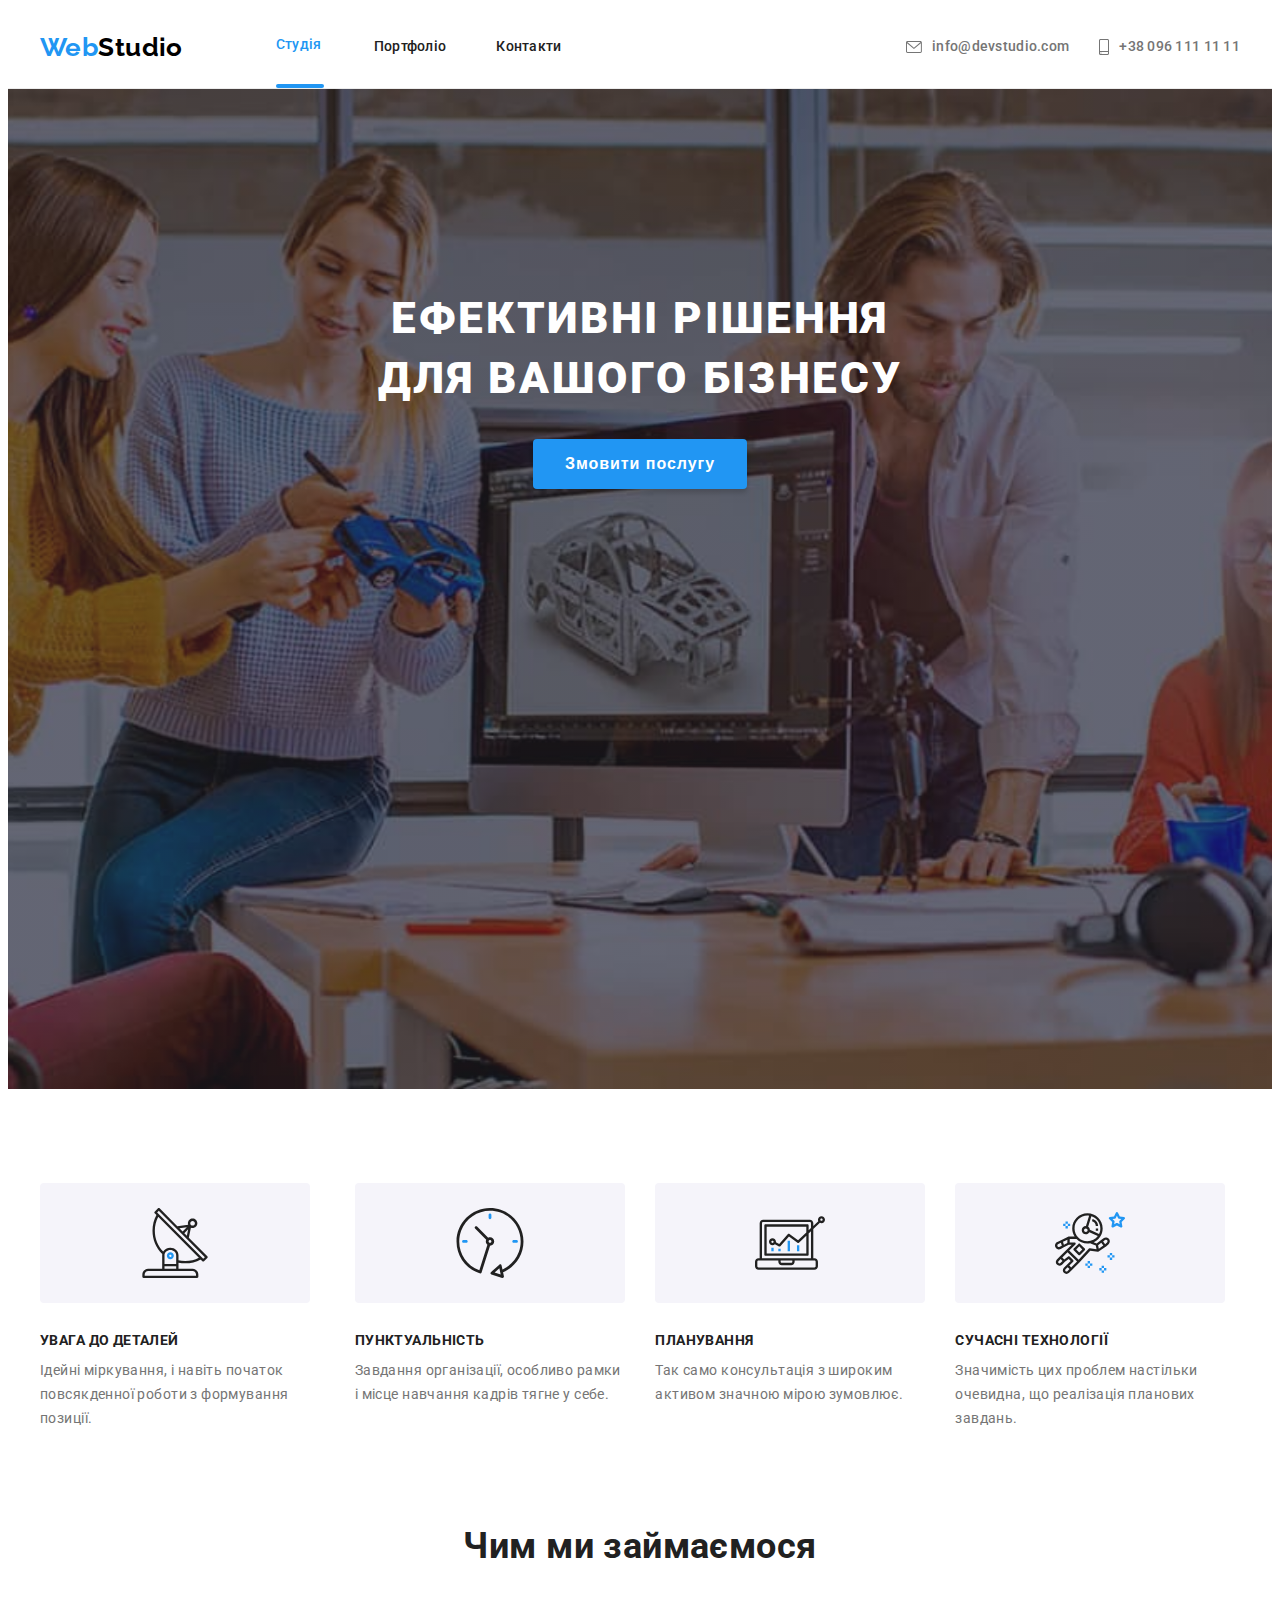
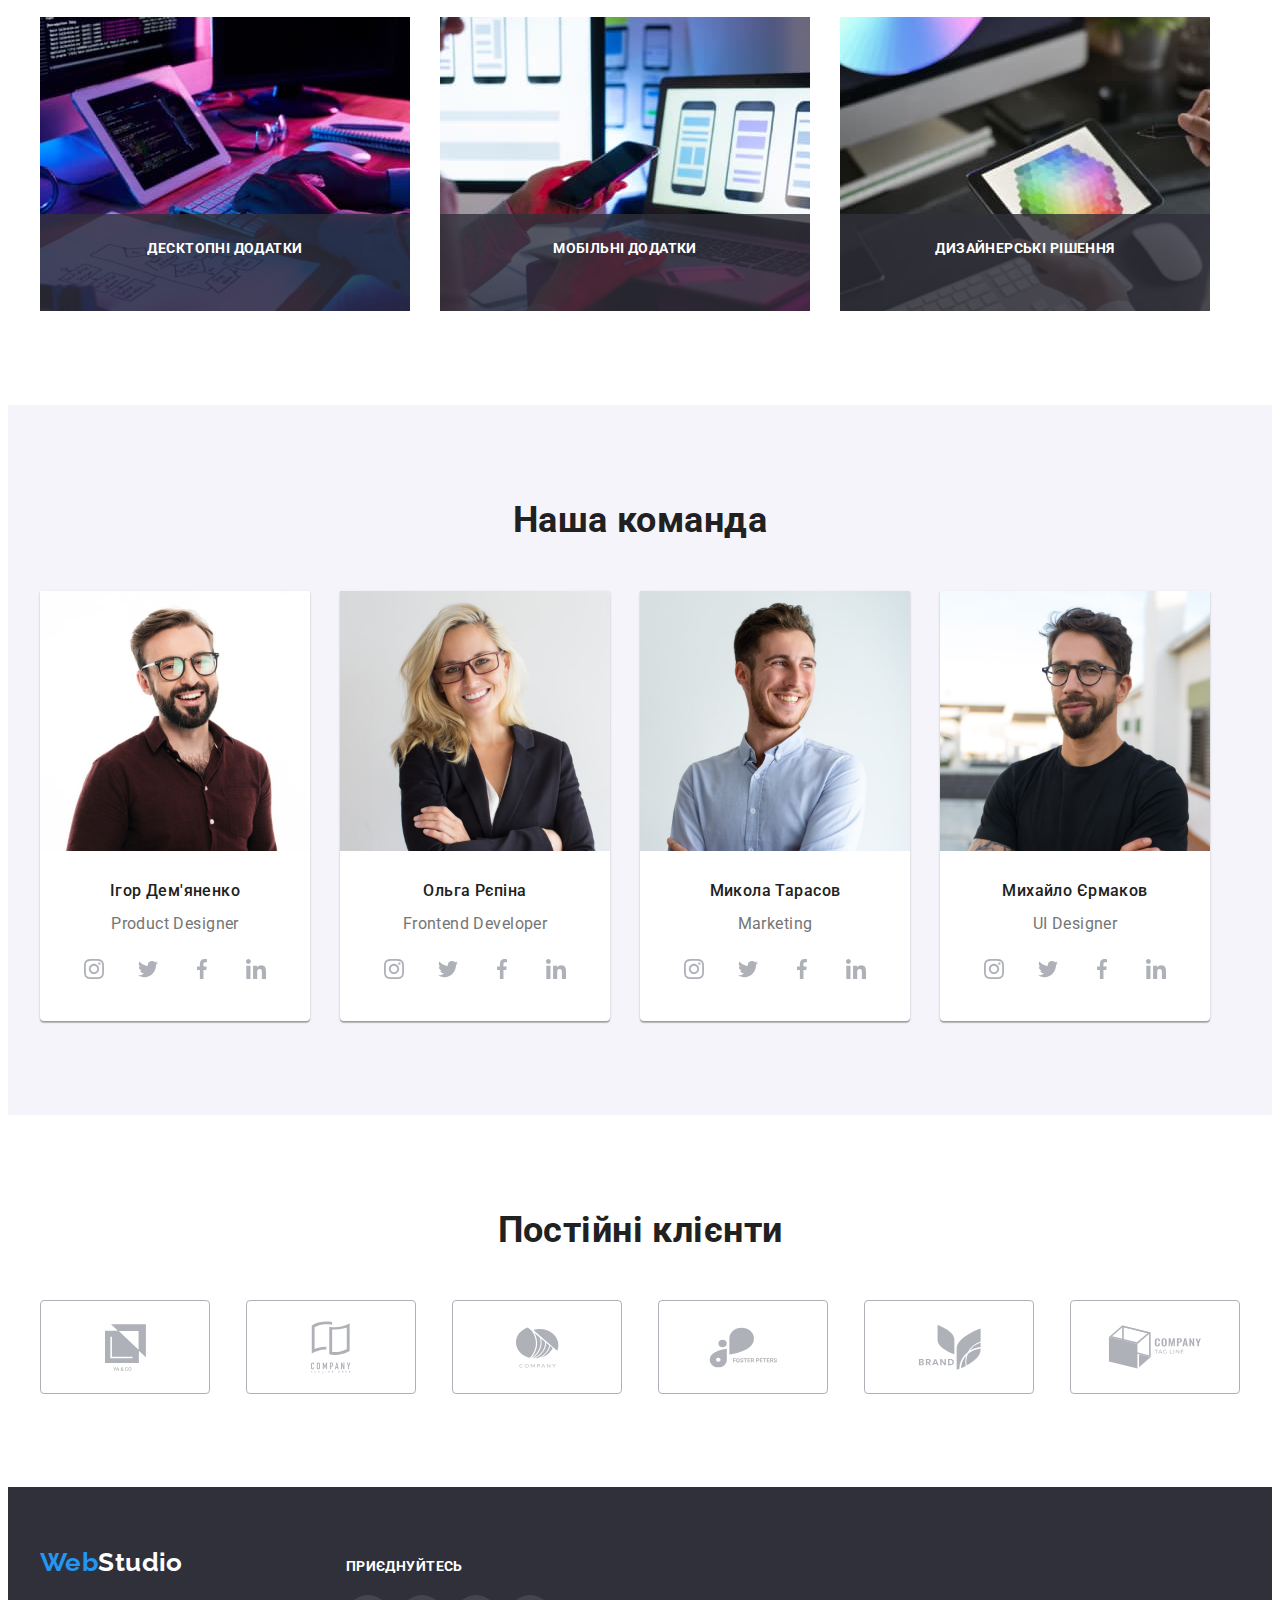
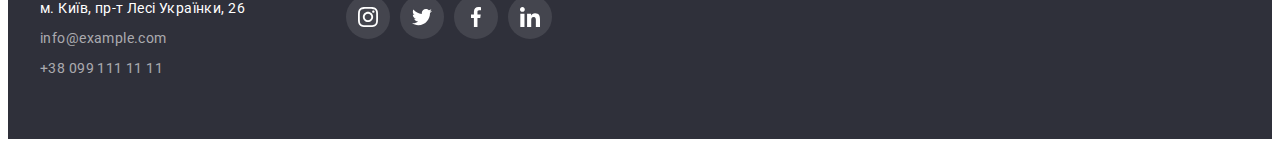
<file: index.html>
<!DOCTYPE html>
<html lang="ru">
  <head>
    <meta charset="UTF-8" />
    <meta http-equiv="X-UA-Compatible" content="IE=edge" />
    <meta name="viewport" content="width=device-width, initial-scale=1.0" />
    <title>Web studio</title>
    <link rel="preconnect" href="https://fonts.gstatic.com" />
    <link
      href="https://fonts.googleapis.com/css2?family=Raleway:wght@700&family=Roboto:wght@400;500;700;900&display=swap"
      rel="stylesheet"
    />
    <link
      rel="stylesheet"
      href="https://cdnjs.cloudflare.com/ajax/libs/modern-normalize/1.1.0/modern-normalize.min.css"
      integrity="sha512-wpPYUAdjBVSE4KJnH1VR1HeZfpl1ub8YT/NKx4PuQ5NmX2tKuGu6U/JRp5y+Y8XG2tV+wKQpNHVUX03MfMFn9Q=="
      crossorigin="anonymous"
      referrerpolicy="no-referrer"
    />
    <link rel="stylesheet" href="./css/styles.css" />
  </head>
  <body>
    <!-- HEADER SITE -->
    <header class="header">
      <div class="container main-nav">
        <nav class="site-nav">
          <a href="./index.html" class="logo"
            ><span class="colorword">Web</span>Studio</a
          >
          <ul class="header-nav-list list">
            <li class="header-list-item">
              <a href="./index.html" class="link header-nav-link current main"
                >Студія</a
              >
            </li>
            <li class="header-list-item">
              <a href="./portfolio.html" class="link header-nav-link"
                >Портфоліо</a
              >
            </li>
            <li class="header-list-item">
              <a href="#" class="link header-nav-link">Контакти</a>
            </li>
          </ul>
        </nav>
        <ul class="list header-nav-contacts">
          <li class="header-list-contacts">
            <a href="mailto:info@devstudio.com" class="link link-contact"
              ><svg class="link-contact-icon">
                <use href="./images/svg/icons.svg#icon-envelope"></use></svg
              >info@devstudio.com
            </a>
          </li>
          <li class="header-list-contacts">
            <a href="tel:+380961111111" class="link link-contact"
              ><svg class="link-contact-icon icon-phone">
                <use href="./images/svg/icons.svg#icon-smartphone"></use>
              </svg>
              +38 096 111 11 11</a
            >
          </li>
        </ul>
      </div>
    </header>
    <main class="main">
      <!-- SECTION HERO -->
      <section class="hero">
        <div class="contanier">
          <h1 class="hero-title">Ефективні рішення<br />для вашого бізнесу</h1>
          <button type="button" class="button-hero" data-modal-open>
            Змовити послугу
          </button>
        </div>
      </section>
      <!-- SECTION OUR ADVANTAGE -->
      <section class="advantage">
        <div class="container">
          <!-- Этого заголовка не будет видно на странице -->
          <h2 class="visually-hidden">Наші переваги</h2>

          <ul class="list advantage-list">
            <li class="advantage-list-item">
              <div class="advantage-box">
                <svg class="advantage-picture">
                  <use href="./images/svg/icons.svg#icon-antenna"></use>
                </svg>
              </div>
              <h3 class="advantage-list-title">УВАГА ДО ДЕТАЛЕЙ</h3>
              <p class="advantage-text">
                Ідейні міркування, і навіть початок повсякденної роботи з
                формування позиції.
              </p>
            </li>
            <li class="advantage-list-item">
              <div class="advantage-box">
                <svg class="advantage-picture">
                  <use href="./images/svg/icons.svg#icon-clock"></use>
                </svg>
              </div>
              <h3 class="advantage-list-title">ПУНКТУАЛЬНІСТЬ</h3>
              <p class="advantage-text">
                Завдання організації, особливо рамки і місце навчання кадрів
                тягне у себе.
              </p>
            </li>
            <li class="advantage-list-item">
              <div class="advantage-box">
                <svg class="advantage-picture">
                  <use href="./images/svg/icons.svg#icon-diagram"></use>
                </svg>
              </div>
              <h3 class="advantage-list-title">ПЛАНУВАННЯ</h3>
              <p class="advantage-text">
                Так само консультація з широким активом значною мірою зумовлює.
              </p>
            </li>
            <li class="advantage-list-item">
              <div class="advantage-box">
                <svg class="advantage-picture">
                  <use href="./images/svg/icons.svg#icon-astronaut"></use>
                </svg>
              </div>
              <h3 class="advantage-list-title">СУЧАСНІ ТЕХНОЛОГІЇ</h3>
              <p class="advantage-text">
                Значимість цих проблем настільки очевидна, що реалізація
                планових завдань.
              </p>
            </li>
          </ul>
        </div>
      </section>
      <!--SECTION OUR WORKS  -->
      <section class="work">
        <div class="container">
          <h2 class="work-title">Чим ми займаємося</h2>
          <ul class="list work-list">
            <li class="work-list-item">
              <div class="work-img-wrapper">
                <img
                  class="work-image"
                  src="./images/job/codding.jpg"
                  alt="Праця програміста на лептопі"
                  width="370"
                  height="294"
                />
                <h3 class="work-image-title">Десктопні додатки</h3>
              </div>
            </li>
            <li class="work-list-item">
              <div class="work-img-wrapper">
                <img
                  class="work-image"
                  src="./images/job/mobyle.jpg"
                  alt="Розобка мобільного дизайну"
                  width="370"
                  height="294"
                />
                <h3 class="work-image-title">Мобільні додатки</h3>
              </div>
            </li>
            <li class="work-list-item">
              <div class="work-img-wrapper">
                <img
                  class="work-image"
                  src="./images/job/rastrjob.jpg"
                  alt="Праця з растровою графікою"
                  width="370"
                  height="294"
                />
                <h3 class="work-image-title">Дизайнерські рішення</h3>
              </div>
            </li>
          </ul>
        </div>
      </section>
      <!-- SECTION OUR TEAM -->
      <section class="team">
        <div class="container">
          <h2 class="title-team">Наша команда</h2>
          <ul class="list team-list">
            <li class="team-list-item">
              <img
                class="team-image"
                src="./images/team/igordemynenko.jpg"
                alt="Фотографія Ігоря Дем'яненко"
                width="270"
                height="260"
              />
              <div class="team-container">
                <h3 class="team-title-name">Ігор Дем'яненко</h3>
                <h4 lang="en" class="team-title-proffesion">
                  Product Designer
                </h4>
                <ul class="list social-list">
                  <li class="social-list_item">
                    <a
                      href="#"
                      class="social-list_item-link social-list_item-link_instagram"
                    >
                      <svg class="social-list-icon">
                        <use href="./images/svg/icons.svg#icon-instagram"></use>
                      </svg>
                    </a>
                  </li>
                  <li class="social-list_item">
                    <a
                      href="#"
                      class="social-list_item-link social-list_item-link_twitter"
                    >
                      <svg class="social-list-icon">
                        <use href="./images/svg/icons.svg#icon-twitter"></use>
                      </svg>
                    </a>
                  </li>
                  <li class="social-list_item">
                    <a
                      href="#"
                      class="social-list_item-link social-list_item-link_facebook"
                    >
                      <svg class="social-list-icon">
                        <use href="./images/svg/icons.svg#icon-facebook"></use>
                      </svg>
                    </a>
                  </li>
                  <li class="social-list_item">
                    <a
                      href="#"
                      class="social-list_item-link social-list_item-link_linkedin"
                    >
                      <svg class="social-list-icon">
                        <use href="./images/svg/icons.svg#icon-linkedin"></use>
                      </svg>
                    </a>
                  </li>
                </ul>
              </div>
            </li>
            <li class="team-list-item">
              <img
                class="team-image"
                src="./images/team/olga.jpg"
                alt="Фотографія Ольги Рєпіної"
                width="270"
                height="260"
              />
              <div class="team-container">
                <h3 class="team-title-name">Ольга Рєпіна</h3>
                <h4 lang="en" class="team-title-proffesion">
                  Frontend Developer
                </h4>
                <ul class="list social-list">
                  <li class="social-list_item">
                    <a
                      href="#"
                      class="social-list_item-link social-list_item-link_instagram"
                    >
                      <svg class="social-list-icon">
                        <use href="./images/svg/icons.svg#icon-instagram"></use>
                      </svg>
                    </a>
                  </li>
                  <li class="social-list_item">
                    <a
                      href="#"
                      class="social-list_item-link social-list_item-link_twitter"
                    >
                      <svg class="social-list-icon">
                        <use href="./images/svg/icons.svg#icon-twitter"></use>
                      </svg>
                    </a>
                  </li>
                  <li class="social-list_item">
                    <a
                      href="#"
                      class="social-list_item-link social-list_item-link_facebook"
                    >
                      <svg class="social-list-icon">
                        <use href="./images/svg/icons.svg#icon-facebook"></use>
                      </svg>
                    </a>
                  </li>
                  <li class="social-list_item">
                    <a
                      href="#"
                      class="social-list_item-link social-list_item-link_linkedin"
                    >
                      <svg class="social-list-icon">
                        <use href="./images/svg/icons.svg#icon-linkedin"></use>
                      </svg>
                    </a>
                  </li>
                </ul>
              </div>
            </li>
            <li class="team-list-item">
              <img
                class="team-image"
                src="./images/team/nikolay.jpg"
                alt="Фотографія Миколи Тарасова"
                width="270"
                height="260"
              />
              <div class="team-container">
                <h3 class="team-title-name">Микола Тарасов</h3>
                <h4 lang="en" class="team-title-proffesion">Marketing</h4>
                <ul class="list social-list">
                  <li class="social-list_item">
                    <a
                      href="#"
                      class="social-list_item-link social-list_item-link_instagram"
                    >
                      <svg class="social-list-icon">
                        <use href="./images/svg/icons.svg#icon-instagram"></use>
                      </svg>
                    </a>
                  </li>
                  <li class="social-list_item">
                    <a
                      href="#"
                      class="social-list_item-link social-list_item-link_twitter"
                    >
                      <svg class="social-list-icon">
                        <use href="./images/svg/icons.svg#icon-twitter"></use>
                      </svg>
                    </a>
                  </li>
                  <li class="social-list_item">
                    <a
                      href="#"
                      class="social-list_item-link social-list_item-link_facebook"
                    >
                      <svg class="social-list-icon">
                        <use href="./images/svg/icons.svg#icon-facebook"></use>
                      </svg>
                    </a>
                  </li>
                  <li class="social-list_item">
                    <a
                      href="#"
                      class="social-list_item-link social-list_item-link_linkedin"
                    >
                      <svg class="social-list-icon">
                        <use href="./images/svg/icons.svg#icon-linkedin"></use>
                      </svg>
                    </a>
                  </li>
                </ul>
              </div>
            </li>
            <li class="team-list-item">
              <img
                class="team-image"
                src="./images/team/ermakov.jpg"
                alt="Фотографія Михайла Єрмакова"
                width="270"
                height="260"
              />
              <div class="team-container">
                <h3 class="team-title-name">Михайло Єрмаков</h3>
                <h4 lang="en" class="team-title-proffesion">UI Designer</h4>
                <ul class="list social-list">
                  <li class="social-list_item">
                    <a
                      href="#"
                      class="social-list_item-link social-list_item-link_instagram"
                    >
                      <svg class="social-list-icon">
                        <use href="./images/svg/icons.svg#icon-instagram"></use>
                      </svg>
                    </a>
                  </li>
                  <li class="social-list_item">
                    <a
                      href="#"
                      class="social-list_item-link social-list_item-link_twitter"
                    >
                      <svg class="social-list-icon">
                        <use href="./images/svg/icons.svg#icon-twitter"></use>
                      </svg>
                    </a>
                  </li>
                  <li class="social-list_item">
                    <a
                      href="#"
                      class="social-list_item-link social-list_item-link_facebook"
                    >
                      <svg class="social-list-icon">
                        <use href="./images/svg/icons.svg#icon-facebook"></use>
                      </svg>
                    </a>
                  </li>
                  <li class="social-list_item">
                    <a
                      href="#"
                      class="social-list_item-link social-list_item-link_linkedin"
                    >
                      <svg class="social-list-icon">
                        <use href="./images/svg/icons.svg#icon-linkedin"></use>
                      </svg>
                    </a>
                  </li>
                </ul>
              </div>
            </li>
          </ul>
        </div>
      </section>
      <section class="clients">
        <div class="container">
          <h2 class="title-clients">Постійні клієнти</h2>
          <ul class="list clients-list">
            <li class="clients-list-item">
              <a href="#" class="clients-box-link link">
                <svg class="clients-picture" width="41" height="47">
                  <use href="./images/svg/icons.svg#icon-groupya"></use>
                </svg>
              </a>
            </li>
            <li class="clients-list-item">
              <a href="#" class="clients-box-link link">
                <svg class="clients-picture" width="40" height="52">
                  <use href="./images/svg/icons.svg#icon-grouptagline"></use>
                </svg>
              </a>
            </li>
            <li class="clients-list-item">
              <a href="#" class="clients-box-link link">
                <svg class="clients-picture" width="44" height="41">
                  <use href="./images/svg/icons.svg#icon-groupcompany"></use>
                </svg>
              </a>
            </li>
            <li class="clients-list-item">
              <a href="#" class="clients-box-link link">
                <svg class="clients-picture" width="85" height="41">
                  <use href="./images/svg/icons.svg#icon-groupforster"></use>
                </svg>
              </a>
            </li>
            <li class="clients-list-item">
              <a href="#" class="clients-box-link link">
                <svg class="clients-picture" width="63" height="45">
                  <use href="./images/svg/icons.svg#icon-groupbrand"></use>
                </svg>
              </a>
            </li>
            <li class="clients-list-item">
              <a href="#" class="clients-box-link link">
                <svg class="clients-picture" width="94" height="44">
                  <use href="./images/svg/icons.svg#icon-grouplast"></use>
                </svg>
              </a>
            </li>
          </ul>
        </div>
      </section>
    </main>
    <!-- FOOTER SITE -->
    <footer class="footer">
      <div class="container">
        <div class="footer-main">
          <div class="footer-one">
            <a href="./index.html" class="logo footer-logo-link"
              ><span class="colorword">Web</span>Studio</a
            >
            <address class="address">
              <a
                href="https://goo.gl/maps/ewhGJowBUqxuKJnX8"
                target="_blank"
                rel="noopener noreferrer"
                class="link footer-link"
              >
                м. Київ, пр-т Лесі Українки, 26
              </a>

              <ul class="list footer-list">
                <li class="footer-list-item">
                  <a href="mailto:info@example.com" class="link footer-link"
                    >info@example.com</a
                  >
                </li>
                <li class="footer-list-item">
                  <a href="tel:+380991111111" class="link footer-link"
                    >+38 099 111 11 11</a
                  >
                </li>
              </ul>
            </address>
          </div>
          <div class="footer-second">
            <strong class="footer-strong">приєднуйтесь</strong>
            <ul class="list footer-social-list">
              <li class="footer-social-list_item">
                <a
                  href="#"
                  class="footer-social-list_item-link social-list_item-link_instagram"
                >
                  <svg class="social-list-icon-footer">
                    <use href="./images/svg/icons.svg#icon-instagram"></use>
                  </svg>
                </a>
              </li>
              <li class="footer-social-list_item">
                <a
                  href="#"
                  class="footer-social-list_item-link social-list_item-link_twitter"
                >
                  <svg class="social-list-icon-footer">
                    <use href="./images/svg/icons.svg#icon-twitter"></use>
                  </svg>
                </a>
              </li>
              <li class="footer-social-list_item">
                <a
                  href="#"
                  class="footer-social-list_item-link social-list_item-link_facebook"
                >
                  <svg class="social-list-icon-footer">
                    <use href="./images/svg/icons.svg#icon-facebook"></use>
                  </svg>
                </a>
              </li>
              <li class="footer-social-list_item">
                <a
                  href="#"
                  class="footer-social-list_item-link social-list_item-link_linkedin"
                >
                  <svg class="social-list-icon-footer">
                    <use href="./images/svg/icons.svg#icon-linkedin"></use>
                  </svg>
                </a>
              </li>
            </ul>
          </div>
        </div>
      </div>
    </footer>
    <!-- Modal window -->
    <div class="backdrop is-hidden" data-modal>
      <div class="modal">
        <button class="btn-modal-close" type="button" data-modal-close>
          <svg class="btn-modal-close-img" width="11" height="11">
            <use href="./images/svg/icons.svg#icon-close"></use>
          </svg>
        </button>
      </div>
    </div>
    <script src="./js/modal.js"></script>
  </body>
</html>
</file>
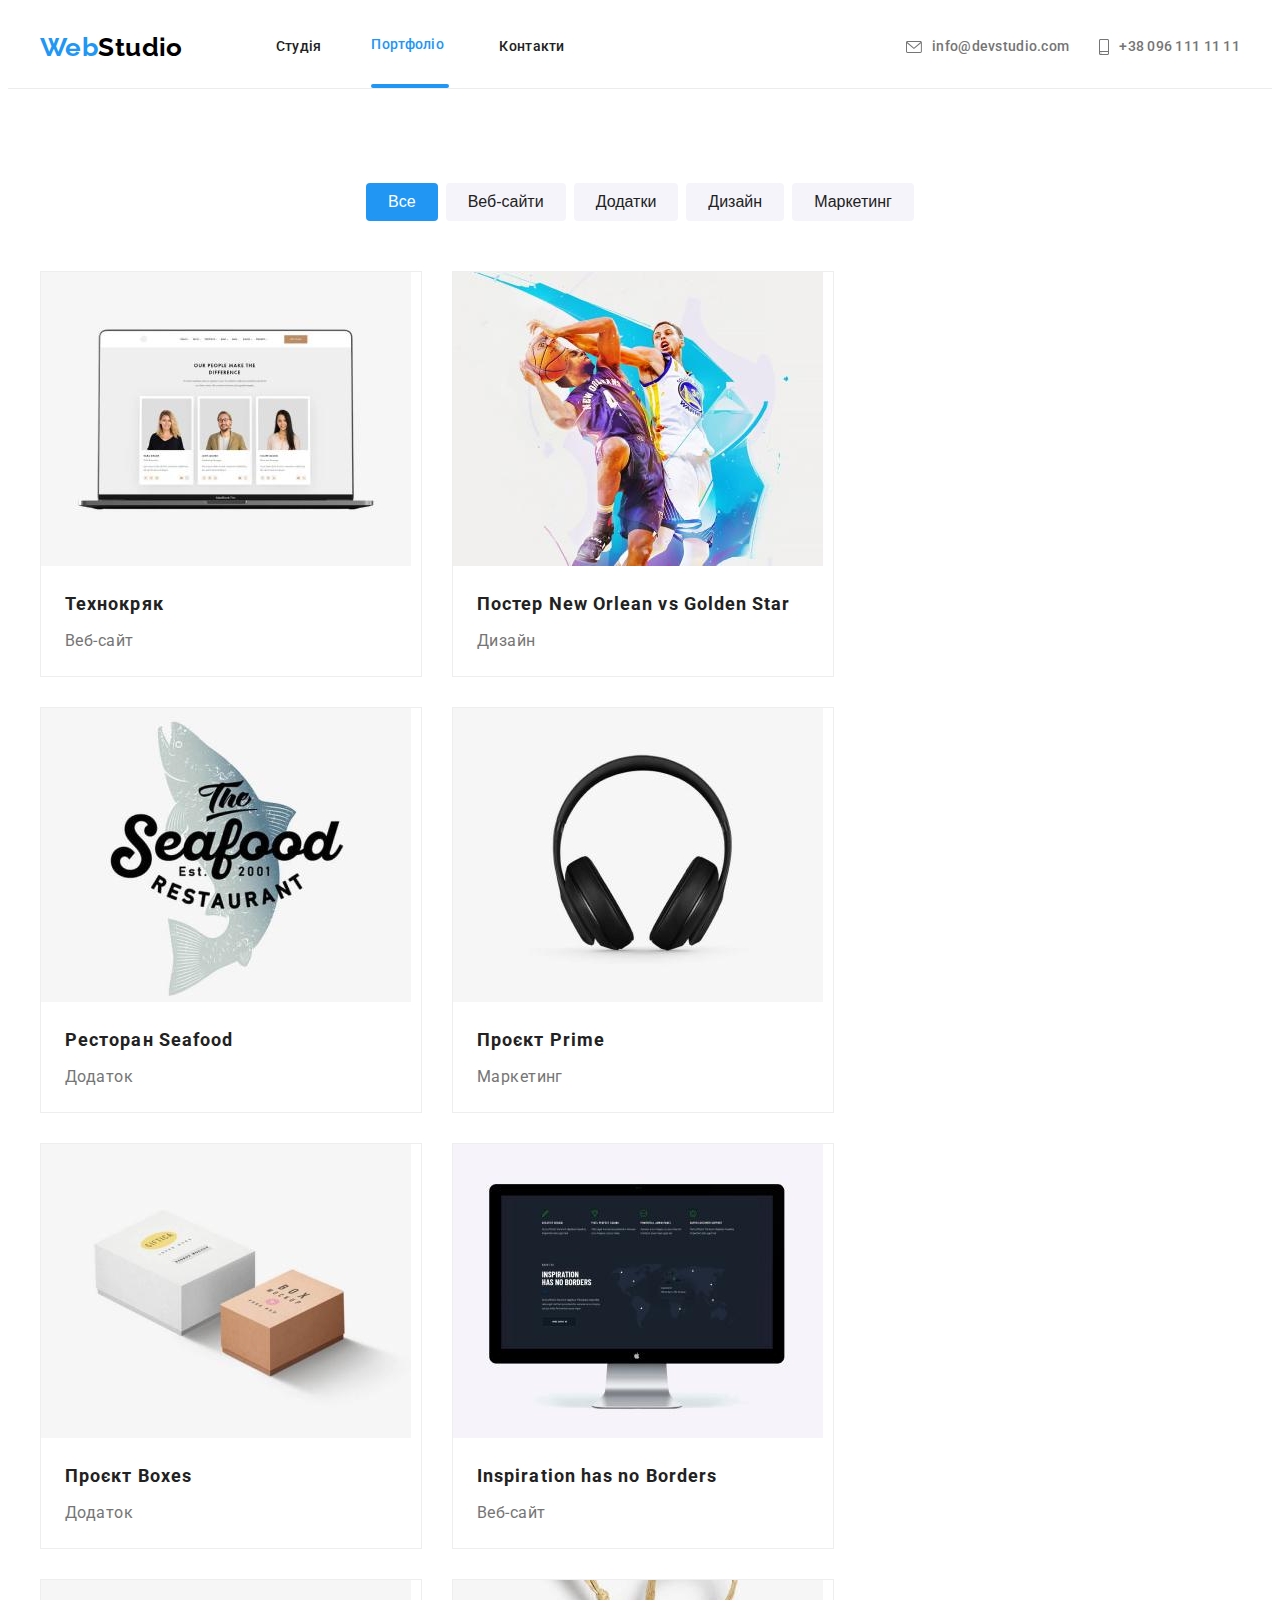
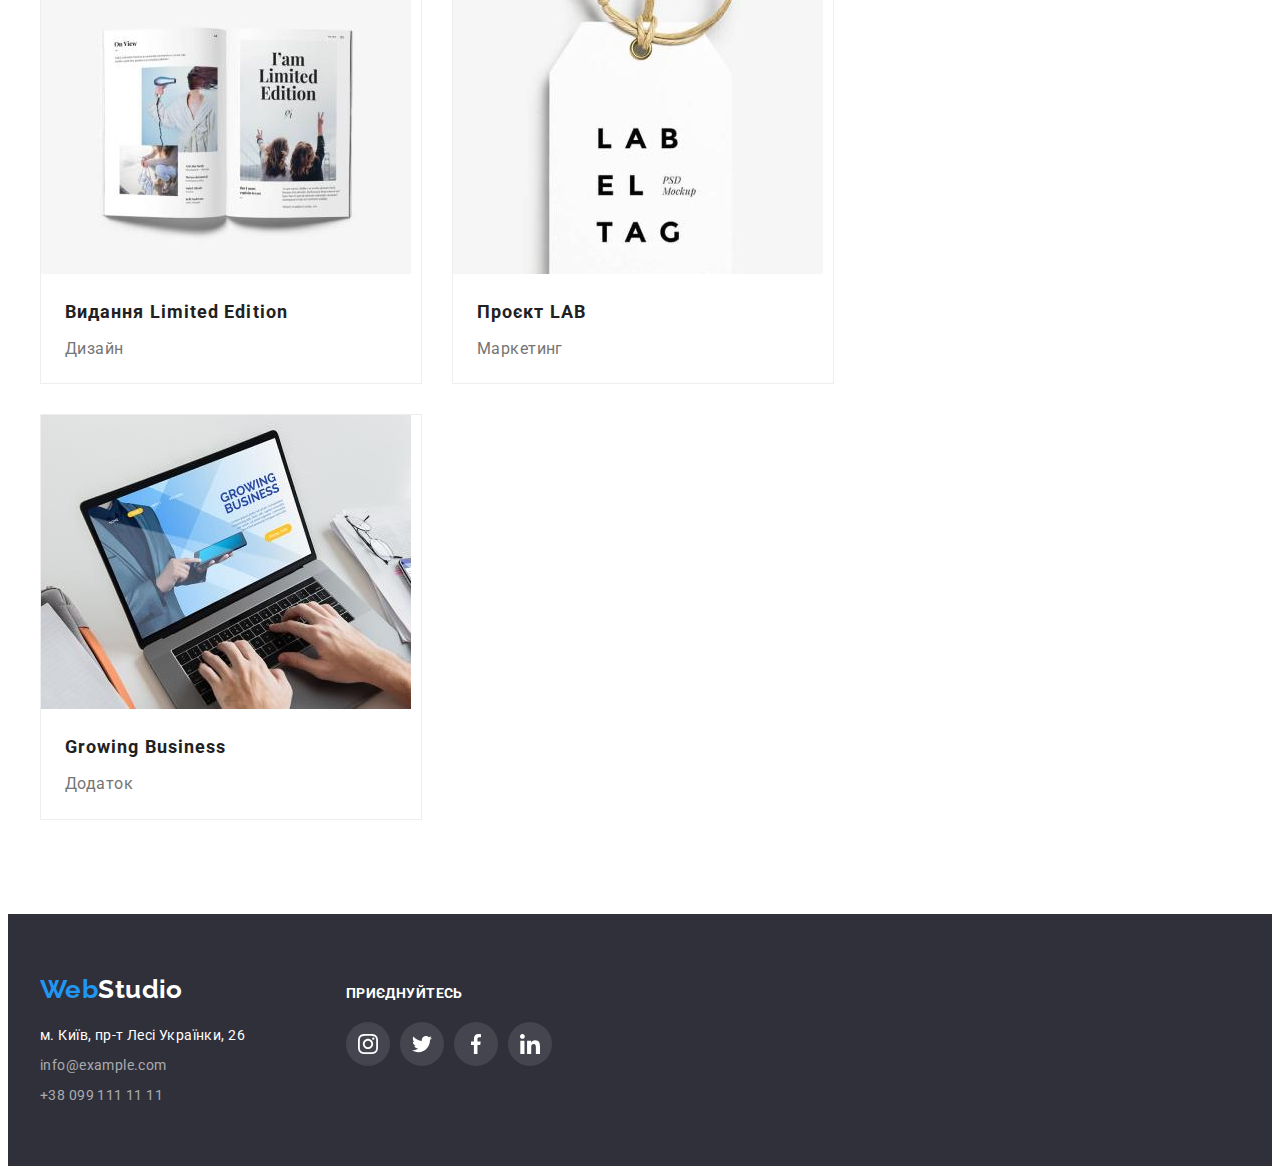
<file: portfolio.html>
<!DOCTYPE html>
<html lang="ua">
  <head>
    <meta charset="UTF-8" />
    <meta http-equiv="X-UA-Compatible" content="IE=edge" />
    <meta name="viewport" content="width=device-width, initial-scale=1.0" />
    <title>Web studio</title>
    <link rel="preconnect" href="https://fonts.gstatic.com" />
    <link
      href="https://fonts.googleapis.com/css2?family=Raleway:wght@700&family=Roboto:wght@400;500;700;900&display=swap"
      rel="stylesheet"
    />
    <link
      rel="stylesheet"
      href="https://cdnjs.cloudflare.com/ajax/libs/modern-normalize/1.1.0/modern-normalize.min.css"
      integrity="sha512-wpPYUAdjBVSE4KJnH1VR1HeZfpl1ub8YT/NKx4PuQ5NmX2tKuGu6U/JRp5y+Y8XG2tV+wKQpNHVUX03MfMFn9Q=="
      crossorigin="anonymous"
      referrerpolicy="no-referrer"
    />
    <link rel="stylesheet" href="./css/styles.css" />
  </head>
  <body>
    <!-- HEADER SITE -->
    <header class="header">
      <div class="container main-nav">
        <nav class="site-nav">
          <a href="./index.html" class="logo"
            ><span class="colorword">Web</span>Studio</a
          >
          <ul class="header-nav-list list">
            <li class="header-list-item">
              <a href="./index.html" class="link header-nav-link">Студія</a>
            </li>
            <li class="header-list-item">
              <a
                href="./portfolio.html"
                class="link header-nav-link current port"
                >Портфоліо</a
              >
            </li>
            <li class="header-list-item">
              <a href="#" class="link header-nav-link">Контакти</a>
            </li>
          </ul>
        </nav>
        <ul class="list header-nav-contacts">
          <li class="header-list-contacts">
            <a href="mailto:info@devstudio.com" class="link link-contact"
              ><svg class="link-contact-icon">
                <use href="./images/svg/icons.svg#icon-envelope"></use></svg
              >info@devstudio.com
            </a>
          </li>
          <li class="header-list-contacts">
            <a href="tel:+380961111111" class="link link-contact"
              ><svg class="link-contact-icon icon-phone">
                <use href="./images/svg/icons.svg#icon-smartphone"></use>
              </svg>
              +38 096 111 11 11</a
            >
          </li>
        </ul>
      </div>
    </header>
    <main class="portfolio-main">
      <!-- SECTION PORTFOLIO -->
      <section class="portfolio">
        <div class="container">
          <!-- Hidden heading -->
          <h1 class="visually-hidden">Портфоліо</h1>
          <ul class="list portfolio-list-button">
            <li class="portfolio-list-item">
              <button type="button" class="portfolio-button current">
                Все
              </button>
            </li>
            <li class="portfolio-list-item">
              <button type="button" class="portfolio-button">Веб-сайти</button>
            </li>
            <li class="portfolio-list-item">
              <button type="button" class="portfolio-button">Додатки</button>
            </li>
            <li class="portfolio-list-item">
              <button type="button" class="portfolio-button">Дизайн</button>
            </li>
            <li class="portfolio-list-item">
              <button type="button" class="portfolio-button">Маркетинг</button>
            </li>
          </ul>
          <!-- Hidden heading -->
          <h2 class="visually-hidden">Наши работи</h2>
          <ul class="list portfolio-list">
            <li class="portfolio-list-line">
              <a href="#" class="link portfolio-link"
                ><div class="portfolio-list-img-wrapper">
                  <img
                    class="portfolio-image"
                    src="./images/example/teamkrak.jpg"
                    alt="Команда Технокряка"
                    width="370"
                    height="290"
                  />
                  <p class="overlay">
                    Ресурс пропонує комплексні пропозиції з різним рівнем
                    функціоналу та сервісів. Все це дозволить відвідувачу
                    отримати вичерпні відомості про компанію чи приватну особу.
                  </p>
                </div>
                <div class="portfolio-container">
                  <h3 class="portfolio-title">Технокряк</h3>
                  <p class="portfolio-text">Веб-сайт</p>
                </div>
              </a>
            </li>
            <li class="portfolio-list-line">
              <a href="#" class="link portfolio-link"
                ><div class="portfolio-list-img-wrapper">
                  <img
                    class="portfolio-image"
                    src="./images/example/basketball.jpg"
                    alt="Грают в баскетбол"
                    width="370"
                    height="290"
                  />
                  <p class="overlay">
                    Ресурс пропонує комплексні пропозиції з різним рівнем
                    функціоналу та сервісів. Все це дозволить відвідувачу
                    отримати вичерпні відомості про компанію чи приватну особу.
                  </p>
                </div>
                <div class="portfolio-container">
                  <h3 class="portfolio-title">
                    Постер New Orlean vs Golden Star
                  </h3>
                  <p class="portfolio-text">Дизайн</p>
                </div>
              </a>
            </li>
            <li class="portfolio-list-line">
              <a href="#" class="link portfolio-link"
                ><div class="portfolio-list-img-wrapper">
                  <img
                    class="portfolio-image"
                    src="./images/example/seafood.jpg"
                    alt="Ресторан морепродуктів"
                    width="370"
                    height="290"
                  />
                  <p class="overlay">
                    Ресурс пропонує комплексні пропозиції з різним рівнем
                    функціоналу та сервісів. Все це дозволить відвідувачу
                    отримати вичерпні відомості про компанію чи приватну особу.
                  </p>
                </div>
                <div class="portfolio-container">
                  <h3 class="portfolio-title">Ресторан Seafood</h3>
                  <p class="portfolio-text">Додаток</p>
                </div>
              </a>
            </li>
            <li class="portfolio-list-line">
              <a href="#" class="link portfolio-link"
                ><div class="portfolio-list-img-wrapper">
                  <img
                    class="portfolio-image"
                    src="./images/example/headphone.jpg"
                    alt="Якісні навушники"
                    width="370"
                    height="290"
                  />
                  <p class="overlay">
                    Ресурс пропонує комплексні пропозиції з різним рівнем
                    функціоналу та сервісів. Все це дозволить відвідувачу
                    отримати вичерпні відомості про компанію чи приватну особу.
                  </p>
                </div>
                <div class="portfolio-container">
                  <h3 class="portfolio-title">Проєкт Prime</h3>
                  <p class="portfolio-text">Маркетинг</p>
                </div>
              </a>
            </li>
            <li class="portfolio-list-line">
              <a href="#" class="link portfolio-link"
                ><div class="portfolio-list-img-wrapper">
                  <img
                    class="portfolio-image"
                    src="./images/example/twobox.jpg"
                    alt="Дві червоні коробки"
                    width="370"
                    height="290"
                  />
                  <p class="overlay">
                    Ресурс пропонує комплексні пропозиції з різним рівнем
                    функціоналу та сервісів. Все це дозволить відвідувачу
                    отримати вичерпні відомості про компанію чи приватну особу.
                  </p>
                </div>
                <div class="portfolio-container">
                  <h3 class="portfolio-title">Проєкт Boxes</h3>
                  <p class="portfolio-text">Додаток</p>
                </div>
              </a>
            </li>
            <li class="portfolio-list-line">
              <a href="#" class="link portfolio-link"
                ><div class="portfolio-list-img-wrapper">
                  <img
                    class="portfolio-image"
                    src="./images/example/apple.jpg"
                    alt="Моноблок макбук"
                    width="370"
                    height="290"
                  />
                  <p class="overlay">
                    Ресурс пропонує комплексні пропозиції з різним рівнем
                    функціоналу та сервісів. Все це дозволить відвідувачу
                    отримати вичерпні відомості про компанію чи приватну особу.
                  </p>
                </div>
                <div class="portfolio-container">
                  <h3 lang="en" class="portfolio-title">
                    Inspiration has no Borders
                  </h3>
                  <p class="portfolio-text">Веб-сайт</p>
                </div>
              </a>
            </li>
            <li class="portfolio-list-line">
              <a href="#" class="link portfolio-link"
                ><div class="portfolio-list-img-wrapper">
                  <img
                    class="portfolio-image"
                    src="./images/example/book.jpg"
                    alt="Книга з малюнками"
                    width="370"
                    height="290"
                  />
                  <p class="overlay">
                    Ресурс пропонує комплексні пропозиції з різним рівнем
                    функціоналу та сервісів. Все це дозволить відвідувачу
                    отримати вичерпні відомості про компанію чи приватну особу.
                  </p>
                </div>
                <div class="portfolio-container">
                  <h3 class="portfolio-title">Видання Limited Edition</h3>
                  <p class="portfolio-text">Дизайн</p>
                </div>
              </a>
            </li>
            <li class="portfolio-list-line">
              <a href="#" class="link portfolio-link"
                ><div class="portfolio-list-img-wrapper">
                  <img
                    class="portfolio-image"
                    src="./images/example/label.jpg"
                    alt="Папірова этикетка"
                    width="370"
                    height="290"
                  />
                  <p class="overlay">
                    Ресурс пропонує комплексні пропозиції з різним рівнем
                    функціоналу та сервісів. Все це дозволить відвідувачу
                    отримати вичерпні відомості про компанію чи приватну особу.
                  </p>
                </div>
                <div class="portfolio-container">
                  <h3 class="portfolio-title">Проєкт LAB</h3>
                  <p class="portfolio-text">Маркетинг</p>
                </div>
              </a>
            </li>
            <li class="portfolio-list-line">
              <a href="#" class="link portfolio-link"
                ><div class="portfolio-list-img-wrapper">
                  <img
                    class="portfolio-image"
                    src="./images/example/growing.jpg"
                    alt="Чоловік працює на ноутбуці"
                    width="370"
                    height="290"
                  />
                  <p class="overlay">
                    Ресурс пропонує комплексні пропозиції з різним рівнем
                    функціоналу та сервісів. Все це дозволить відвідувачу
                    отримати вичерпні відомості про компанію чи приватну особу.
                  </p>
                </div>
                <div class="portfolio-container">
                  <h3 lang="en" class="portfolio-title">Growing Business</h3>
                  <p class="portfolio-text">Додаток</p>
                </div>
              </a>
            </li>
          </ul>
        </div>
      </section>
    </main>
    <!-- FOOTER PAGE PORTFOLIO -->
    <footer class="footer">
      <div class="container">
        <div class="footer-main">
          <div class="footer-one">
            <a href="./index.html" class="logo footer-logo-link"
              ><span class="colorword">Web</span>Studio</a
            >
            <address class="address">
              <a
                href="https://goo.gl/maps/ewhGJowBUqxuKJnX8"
                target="_blank"
                rel="noopener noreferrer"
                class="link footer-link"
              >
                м. Київ, пр-т Лесі Українки, 26
              </a>

              <ul class="list footer-list">
                <li class="footer-list-item">
                  <a href="mailto:info@example.com" class="link footer-link"
                    >info@example.com</a
                  >
                </li>
                <li class="footer-list-item">
                  <a href="tel:+380991111111" class="link footer-link"
                    >+38 099 111 11 11</a
                  >
                </li>
              </ul>
            </address>
          </div>
          <div class="footer-second">
            <strong class="footer-strong">приєднуйтесь</strong>
            <ul class="list footer-social-list">
              <li class="footer-social-list_item">
                <a
                  href="#"
                  class="footer-social-list_item-link social-list_item-link_instagram"
                >
                  <svg class="social-list-icon-footer">
                    <use href="./images/svg/icons.svg#icon-instagram"></use>
                  </svg>
                </a>
              </li>
              <li class="footer-social-list_item">
                <a
                  href="#"
                  class="footer-social-list_item-link social-list_item-link_twitter"
                >
                  <svg class="social-list-icon-footer">
                    <use href="./images/svg/icons.svg#icon-twitter"></use>
                  </svg>
                </a>
              </li>
              <li class="footer-social-list_item">
                <a
                  href="#"
                  class="footer-social-list_item-link social-list_item-link_facebook"
                >
                  <svg class="social-list-icon-footer">
                    <use href="./images/svg/icons.svg#icon-facebook"></use>
                  </svg>
                </a>
              </li>
              <li class="footer-social-list_item">
                <a
                  href="#"
                  class="footer-social-list_item-link social-list_item-link_linkedin"
                >
                  <svg class="social-list-icon-footer">
                    <use href="./images/svg/icons.svg#icon-linkedin"></use>
                  </svg>
                </a>
              </li>
            </ul>
          </div>
        </div>
      </div>
    </footer>
  </body>
</html>
</file>
<file: css/styles.css>
:root {
  --primary-text-color: #757575;
  --title-text-color: #212121;
  --primary-white-color: #ffffff;
  --button-blue-color: #2196f3;
  --button-hover-color: #188ce8;
  --main-hiro-color: #2f303a;
  --logo-color: #000000;
  --footer-text-color: rgba(255, 255, 255, 0.6);
  --bgd-button-color: #f5f4fa;
  --main-font: "Roboto", sans-serif;
  --second-font: "Raleway", sans-serif;
}

body {
  background-color: var(--primary-white-color);
  color: var(--primary-text-color);
  font-family: var(--main-font);
  font-size: 14px;
  font-weight: 400;
  font-style: normal;
  letter-spacing: 0.03em;
  line-height: 1.71;
}

/* ============GENERAL DROPPING============ */

h1,
h2,
h3,
h4,
h5,
h6,
p {
  margin-bottom: 0;
  margin-top: 0;
}

ul {
  margin-bottom: 0;
  margin-top: 0;
  padding-left: 0;
}

.list {
  list-style: none;
}

.link {
  text-decoration: none;
  cursor: default;
}

img {
  display: block;
}

/* ============END GENERAL DROPPING========= */

/* ============CONTAINER=================== */

.container {
  width: 1200px;
  margin-left: auto;
  margin-right: auto;
  padding-left: 15px;
  padding-right: 15px;
}
/* ============ HEADER=================== */
.header {
  padding-top: 24px;
  padding-bottom: 25px;
  border-bottom: 1px solid #ececec;
}

.main-nav {
  display: flex;
  align-items: center;
}

.site-nav {
  display: flex;
}

.header-nav-list {
  display: flex;
  align-items: center;
}

.header-nav-contacts {
  display: flex;
  margin-left: auto;
}

.logo,
.header-nav-link {
  display: block;

  cursor: pointer;
}

.current.header-nav-link.main::after {
  width: 48px;
}

.current.header-nav-link::after {
  position: relative;
  bottom: -31px;
  content: "";
  display: block;
  width: 78px;
  height: 4px;

  background: var(--button-blue-color);
  border-radius: 2px;
}

/* =========SVG======================== */

.link-contact-icon:first-child {
  width: 16px;
  height: 12px;
  margin-right: 10px;
  fill: var(--primary-text-color);
}

.icon-phone.link-contact-icon {
  width: 10px;
  height: 16px;
}

.link-contact:hover .link-contact-icon,
.link-contact:focus .link-contact-icon {
  fill: var(--button-blue-color);
}

.header-nav-contacts .header-list-contacts + .header-list-contacts {
  margin-left: 30px;
}

.header-list-item:not(:last-child) {
  margin-right: 50px;
}

.colorword {
  color: var(--button-blue-color);
}

.logo {
  margin-right: 93px;

  font-family: var(--second-font);
  font-weight: 700;
  font-size: 26px;
  line-height: 1.19;
  color: var(--logo-color);
  text-decoration: none;
}

.header-nav-link {
  font-weight: 500;
  line-height: 1.14;
  letter-spacing: 0.02em;
  color: var(--title-text-color);

  transition: color 250ms cubic-bezier(0.4, 0, 0.2, 1);
}

.link-contact {
  display: flex;
  justify-content: center;
  align-items: center;

  font-weight: 500;
  line-height: 1.14;
  letter-spacing: 0.02em;
  color: var(--primary-text-color);
  cursor: pointer;

  transition: color 250ms cubic-bezier(0.4, 0, 0.2, 1);
}

.header-nav-link:hover,
.header-nav-link:focus {
  color: var(--button-blue-color);
}

.link-contact:hover,
.link-contact:focus {
  color: var(--button-blue-color);
}

.current.header-nav-link {
  color: var(--button-blue-color);
}
/* ============END HEADER================== */

/* ============HERO======================== */

.visually-hidden {
  position: absolute;
  clip: rect(0 0 0 0);
  width: 1px;
  height: 1px;
  margin: -1px;
}

.hero {
  background-color: #c4c4c4;
  background-image: linear-gradient(
      to right,
      rgba(47, 48, 58, 0.4),
      rgba(47, 48, 58, 0.4)
    ),
    url(../images/background/herobackground.jpg);
  max-width: 1600px;
  min-height: 600px;
  background-position: center;
  background-size: cover;
  background-repeat: no-repeat;

  padding-top: 200px;
  padding-bottom: 200px;
  margin: 0 auto;

  background-color: var(--main-hiro-color);
  text-align: center;
}

.hero-title {
  margin-bottom: 30px;

  font-weight: 900;
  font-size: 44px;
  line-height: 1.36;
  letter-spacing: 0.06em;
  text-transform: uppercase;
  color: var(--primary-white-color);
}

.button-hero {
  padding: 10px 32px;

  background-color: var(--button-blue-color);
  font-weight: 700;
  font-size: 16px;
  line-height: 1.87;
  color: var(--primary-white-color);
  cursor: pointer;
  letter-spacing: 0.06em;

  box-shadow: 0px 4px 4px rgba(0, 0, 0, 0.15);
  border-radius: 4px;
  border: none;

  transition: background-color 250ms cubic-bezier(0.4, 0, 0.2, 1);
}

.button-hero:hover,
.button-hero:focus {
  background-color: var(--button-hover-color);
}

/* ================END HERO=================== */

/* ===============ADVANTAGE================== */

.advantage-list {
  display: flex;
}

.advantage-box {
  display: flex;
  justify-content: center;
  align-items: center;
  width: 270px;
  height: 120px;
  margin-bottom: 30px;
  background-color: var(--bgd-button-color);
  border-radius: 4px;
}
.advantage-picture {
  width: 70px;
  height: 70px;
}

.advantage {
  padding-top: 94px;
}

.advantage-list .advantage-list-item + .advantage-list-item {
  margin-left: 30px;
}

.advantage-list-title {
  margin-bottom: 10px;

  font-weight: 700;
  line-height: 1.14;
  font-size: 14px;
  text-transform: uppercase;
  color: var(--title-text-color);
}
/* ================END ADVANTAGE=========== */

/* =============OUR WORKS AND TEAM=======*/

.work-list,
.team-list {
  display: flex;
}

.work-list .work-list-item + .work-list-item,
.team-list .team-list-item + .team-list-item {
  margin-left: 30px;
}

.team-container {
  padding: 30px 32px;
}

.work-title,
.title-team,
.title-clients {
  margin-bottom: 50px;

  font-weight: 700;
  font-size: 36px;
  line-height: 1.17;
  text-align: center;
  color: var(--title-text-color);
}

.team-title-name {
  margin-bottom: 10px;

  font-weight: 500;
  font-size: 16px;
  line-height: 1.19;
  color: var(--title-text-color);
  text-align: center;
}

.team-title-proffesion {
  font-weight: 400;
  font-size: 16px;
  text-align: center;

  margin-bottom: 10px;
}

.team {
  padding-top: 94px;
  padding-bottom: 94px;

  background-color: var(--bgd-button-color);
}

.work {
  padding-top: 94px;
  padding-bottom: 94px;
}

.team-list-item {
  background: #ffffff;
  /* material shadow v1 */
  box-shadow: 0px 1px 3px rgba(0, 0, 0, 0.12), 0px 1px 1px rgba(0, 0, 0, 0.14),
    0px 2px 1px rgba(0, 0, 0, 0.2);
  border-radius: 0px 0px 4px 4px;
}

.social-list {
  display: flex;
  justify-content: space-between;
  align-items: center;
}
.social-list_item > .social-list_item-link {
  display: flex;
  justify-content: center;
  align-items: center;
  width: 44px;
  height: 44px;
  border-radius: 50%;
  background-color: var(--primary-white-color);

  transition: background-color 250ms cubic-bezier(0.4, 0, 0.2, 1);
}

.social-list-icon {
  width: 20px;
  height: 20px;
  fill: #afb1b8;

  transition: fill 250ms cubic-bezier(0.4, 0, 0.2, 1);
}

.social-list_item-link:hover,
.social-list_item-link:focus {
  background-color: var(--button-blue-color);
}

.social-list_item-link:hover .social-list-icon,
.social-list_item-link:focus .social-list-icon {
  fill: var(--primary-white-color);
}

.work-image-title {
  position: absolute;
  bottom: 0;
  width: 100%;
  height: 70px;
  padding-top: 27px;

  font-weight: 700;
  font-size: 14px;
  line-height: 1.14;
  text-align: center;
  text-transform: uppercase;

  color: var(--primary-white-color);
  background: rgba(47, 48, 58, 0.8);
}

.work-img-wrapper {
  position: relative;
}

/* .work-image {
  display: block;
  max-width: 100%;
  height: auto; 
} */
/* ========END OUR WORKS AND TEAM=============== */

/* ===========OUR CLIENTS====================== */
.clients {
  padding-top: 94px;
  padding-bottom: 94px;
}

.clients-list {
  display: flex;
  justify-content: space-between;
  align-items: center;
}

.clients-list-item {
  display: flex;
  justify-content: center;
  align-items: center;
  box-sizing: border-box;
  width: 170px;
  height: 92px;
}

.clients-picture {
  fill: #afb1b8;

  transition: fill 250ms cubic-bezier(0.4, 0, 0.2, 1);
}

.clients-box-link {
  display: flex;
  justify-content: center;
  align-items: center;
  width: 100%;
  height: 100%;
  cursor: pointer;

  border: 1px solid #afb1b8;
  border-radius: 4px;

  background: var(--primary-white-color);

  transition: border 250ms cubic-bezier(0.4, 0, 0.2, 1);
}

.clients-box-link:hover .clients-picture,
.clients-box-link:focus .clients-picture {
  fill: #2196f3;
}

.clients-box-link:hover,
.clients-box-link:focus {
  border: 1px solid #2196f3;
}

/* =============END OUR CLIENTS================ */

/* ============PORTFOLIO=========================D */

.portfolio {
  padding-top: 94px;
  padding-bottom: 94px;

  background-color: var(--primary-white-color);
}

.portfolio-list-button {
  display: flex;
  justify-content: center;
  margin-bottom: 34px;
  padding-bottom: 16px;
}

.portfolio-button {
  padding: 6px 22px;

  background-color: var(--bgd-button-color);
  font-weight: 500;
  font-size: 16px;
  line-height: 1.62;
  text-align: center;
  color: var(--title-text-color);
  cursor: pointer;

  border-radius: 4px;
  border: none;

  transition: color 250ms cubic-bezier(0.4, 0, 0.2, 1),
    background-color 250ms cubic-bezier(0.4, 0, 0.2, 1);
}

.portfolio-list-button .portfolio-list-item + .portfolio-list-item {
  margin-left: 8px;
}

.portfolio-button:hover,
.portfolio-button:focus {
  background-color: var(--button-blue-color);
  color: var(--primary-white-color);

  box-shadow: 0px 3px 1px rgba(0, 0, 0, 0.1), 0px 1px 2px rgba(0, 0, 0, 0.08),
    0px 2px 2px rgba(0, 0, 0, 0.12);
  border-radius: 4px;
  border: none;
}

.portfolio-button.current {
  background-color: var(--button-blue-color);
  color: var(--primary-white-color);
}

.portfolio-list {
  display: flex;
  flex-wrap: wrap;
  box-sizing: border-box;
  margin-top: -30px;
  margin-left: -30px;

  background: var(--primary-white-color);
}

.portfolio-list-line {
  margin-top: 30px;
  margin-left: 30px;
  flex-basis: calc((100% - 90px) / 3);

  background: #ffffff;
  border: 1px solid #eeeeee;
}

.portfolio-link {
  position: relative;

  display: block;
  width: 100%;
  height: 100%;
  cursor: pointer;
}

.portfolio-link:hover,
.portfolio-link:focus {
  border: 1px solid #eeeeee;
  box-shadow: 0px 1px 1px rgba(0, 0, 0, 0.12), 0px 4px 4px rgba(0, 0, 0, 0.06),
    1px 4px 6px rgba(0, 0, 0, 0.16);
}

.portfolio-image {
  max-width: 100%;
  height: auto;
}

.portfolio-container {
  padding: 20px 24px;
}

.portfolio-title {
  margin-bottom: 4px;

  font-weight: 700;
  font-size: 18px;
  line-height: 2;
  letter-spacing: 0.06em;
  color: var(--title-text-color);
}

.portfolio-text {
  font-size: 16px;
  line-height: 1.87;
  color: var(--primary-text-color);
}

.overlay {
  position: absolute;
  top: 0;
  left: 0;
  width: 100%;
  height: 100%;

  padding: 63px 24px;

  font-size: 18px;
  line-height: 1.56;
  letter-spacing: 0.03em;

  color: var(--primary-white-color);
  background: rgba(33, 150, 243, 0.9);
  /* overflow: auto; */

  transform: translateY(100%);
  transition: transform 250ms cubic-bezier(0.4, 0, 0.2, 1);
}

.portfolio-list-img-wrapper {
  position: relative;
  overflow: hidden;
}

.portfolio-link:hover .overlay,
.portfolio-link:focus .overlay {
  transform: translateY(0%);
}

/* ===========END PORTFOLIO===================== */

/* ===============FOOTER======================== */

.footer {
  background-color: var(--main-hiro-color);
  padding-top: 60px;
  padding-bottom: 60px;
}
.footer-logo-link {
  display: block;
  margin-bottom: 20px;

  font-family: var(--second-font);
  font-weight: 700;
  font-size: 26px;
  line-height: 1.19;
  color: var(--primary-white-color);
}

.footer-link {
  font-style: normal;
  font-size: 14px;
  line-height: 1.5;

  display: block;
  cursor: pointer;
  color: rgba(255, 255, 255, 0.6);

  transition: color 250ms cubic-bezier(0.4, 0, 0.2, 1);
}

.footer-link:hover,
.footer-link:active {
  color: var(--primary-white-color);
}

.address > a.link {
  color: var(--primary-white-color);
}

.footer-list .footer-list-item:not(:last-child) {
  margin-bottom: 9px;
}

.address > a.footer-link {
  margin-bottom: 9px;
}

.footer-strong {
  display: block;
  margin-bottom: 20px;

  font-weight: 700;
  line-height: 1.14;
  text-transform: uppercase;

  color: var(--primary-white-color);
}

.footer-social-list {
  display: flex;
  justify-content: space-between;
  align-items: center;
  width: 206px;
  height: 44px;
}

.footer-social-list_item-link {
  display: flex;
  justify-content: center;
  align-items: center;
  width: 44px;
  height: 44px;
  border-radius: 50%;
  background: rgba(255, 255, 255, 0.1);
  fill: var(--primary-white-color);

  transition: background 250ms cubic-bezier(0.4, 0, 0.2, 1);
}

.social-list-icon-footer {
  width: 20px;
  height: 20px;
}

.footer-social-list_item-link:hover,
.footer-social-list_item-link:focus {
  background: var(--button-blue-color);
}

.footer-main {
  display: flex;
  justify-content: baseline;
}

.footer-one {
  margin-right: 70px;
}

.footer-second {
  margin-top: 12px;
}

/* ============MODAL WINDOW=================== */

.backdrop {
  position: fixed;
  top: 0;
  left: 0;
  width: 100vw;
  height: 100vh;

  background: rgba(0, 0, 0, 0.2);

  transition: opacity 250ms cubic-bezier(0.4, 0, 0.2, 1),
    visibility 250ms cubic-bezier(0.4, 0, 0.2, 1),
    transform 250ms cubic-bezier(0.4, 0, 0.2, 1);
}

.modal {
  position: absolute;
  top: 50%;
  left: 50%;
  transform: translate(-50%, -50%);
  width: 528px;
  height: 581px;

  background: var(--primary-white-color);
  box-shadow: 0px 1px 3px rgba(0, 0, 0, 0.12), 0px 1px 1px rgba(0, 0, 0, 0.14),
    0px 2px 1px rgba(0, 0, 0, 0.2);
  border-radius: 4px;
}

.btn-modal-close {
  position: absolute;
  top: 8px;
  right: 8px;
  width: 30px;
  height: 30px;
  border-radius: 50%;
  padding: 0;

  background: transparent;
  border: 1px solid rgba(0, 0, 0, 0.1);
  cursor: pointer;
}

.btn-modal-close-img {
  fill: var(--logo-color);
}

.is-hidden {
  opacity: 0;
  visibility: hidden;
  pointer-events: none;
  transform: scale(0.5);
}

/* =====ANIMATION FOR BACKDROP============= */

/* @keyframes changeScale {
  0% {
    transform: scale(0.1);
  }
  100% {
    transform: scale(1);
  }
} */
</file>
